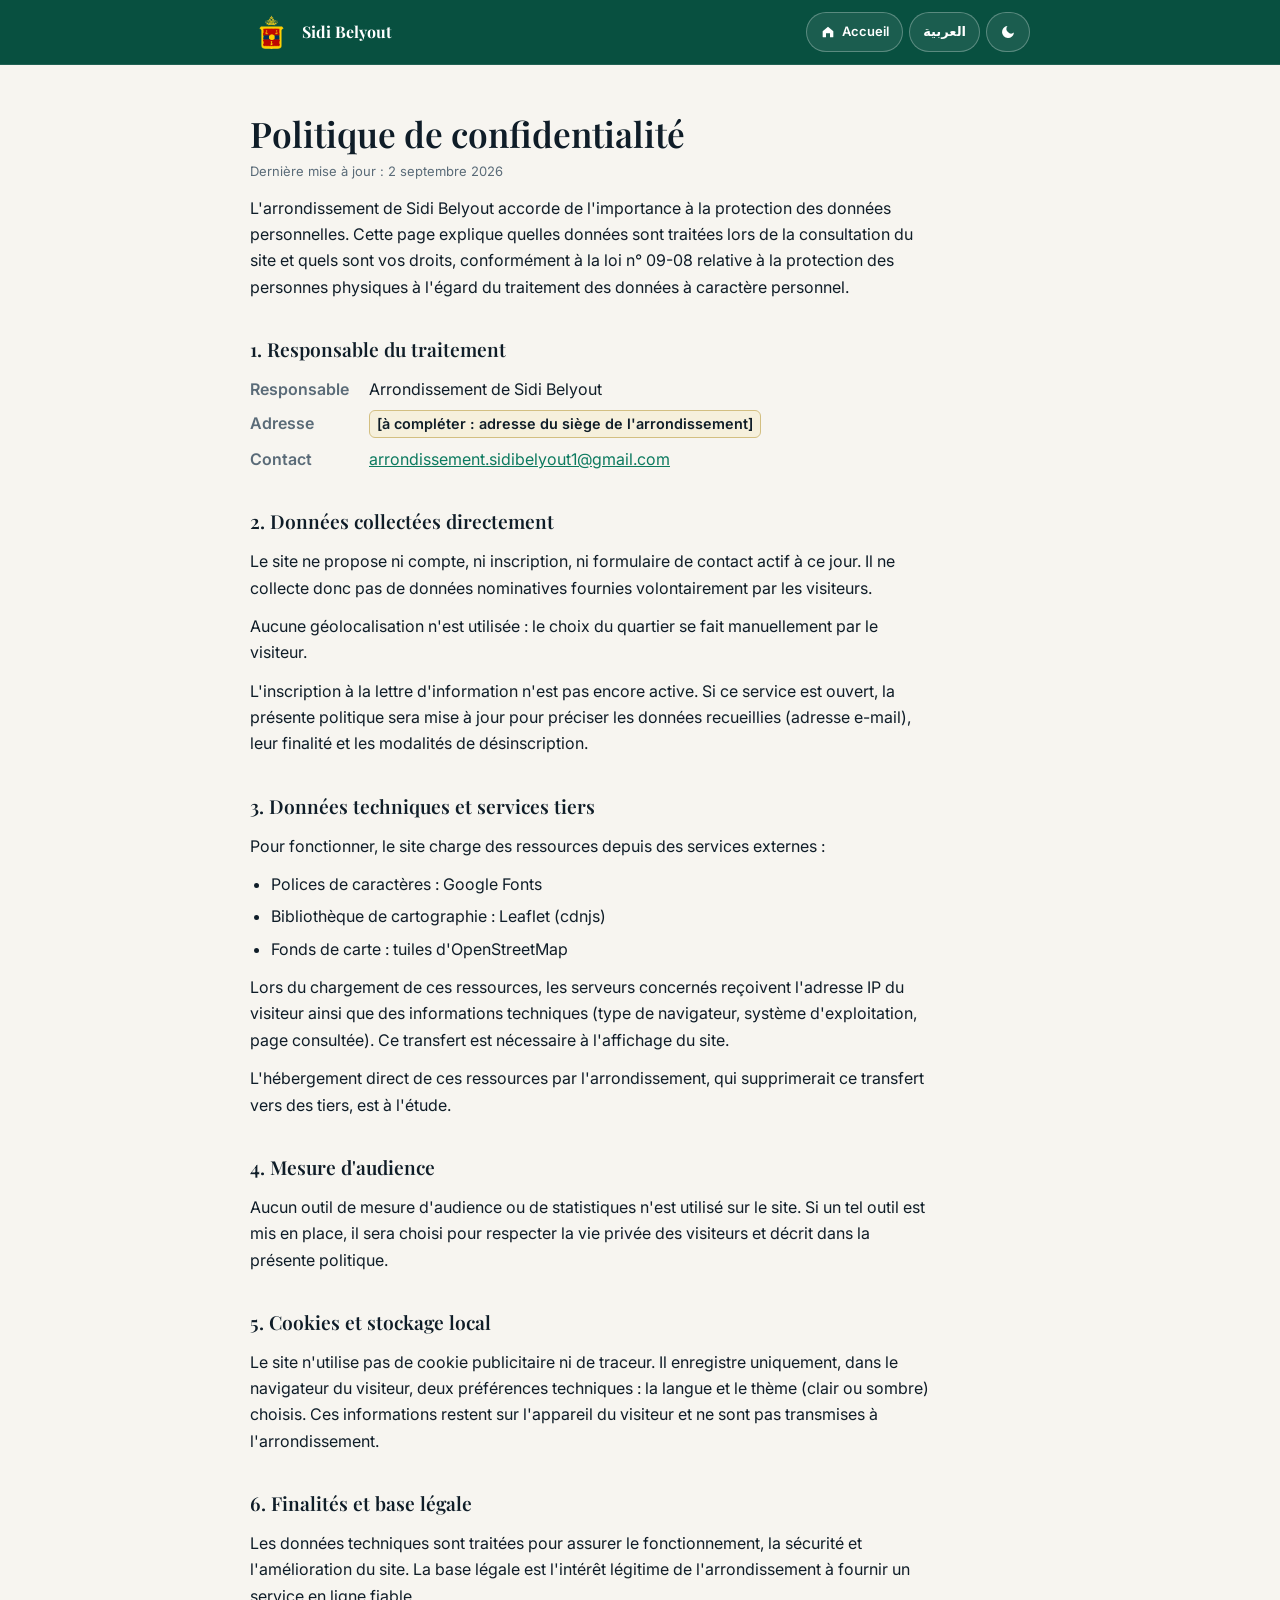
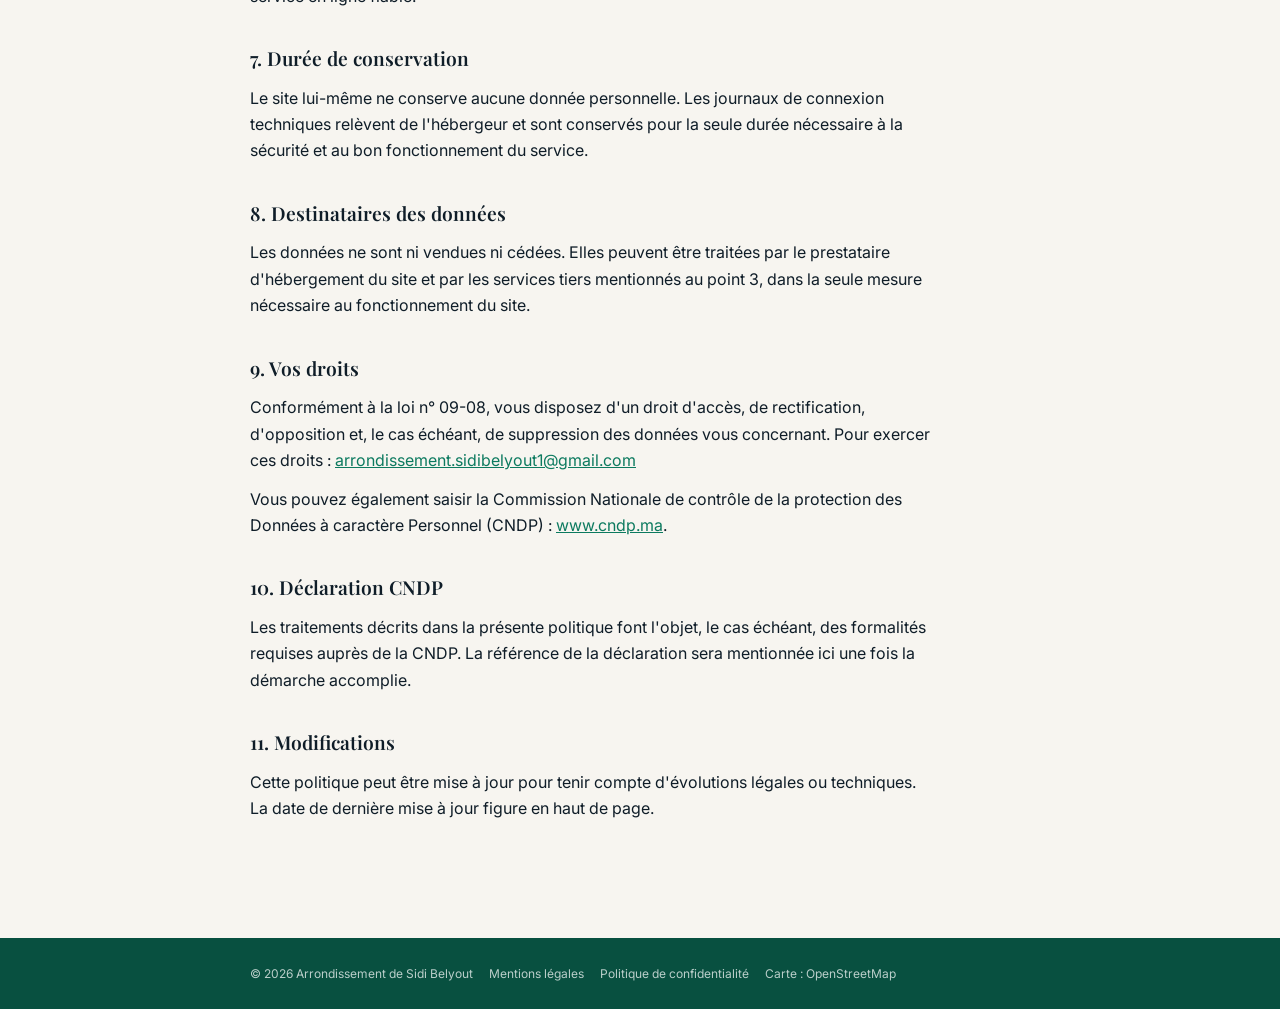
<file: demo-sidi-belyout/confidentialite.html>
<!DOCTYPE html>
<html lang="fr" dir="ltr" data-theme="light">
<head>
<meta charset="utf-8">
<meta name="viewport" content="width=device-width, initial-scale=1">
<title>Politique de confidentialité - Sidi Belyout</title>
<meta name="description" content="Politique de confidentialité du portail de l'arrondissement de Sidi Belyout, Casablanca. Traitement des données et loi 09-08.">
<link rel="icon" type="image/png" sizes="32x32" href="assets/favicon-32.png">
<link rel="icon" type="image/png" sizes="512x512" href="assets/favicon.png">
<link rel="apple-touch-icon" href="assets/favicon-180.png">

<script>
/* Applique le thème et la langue mémorisés avant le premier rendu. */
(function(){
  try{
    var theme = localStorage.getItem("sb-theme");
    if (theme !== "dark" && theme !== "light"){
      theme = window.matchMedia("(prefers-color-scheme: dark)").matches ? "dark" : "light";
    }
    document.documentElement.dataset.theme = theme;
    if (localStorage.getItem("sb-lang") === "ar"){
      document.documentElement.lang = "ar";
      document.documentElement.dir = "rtl";
    }
  }catch(e){}
})();
</script>

<link rel="preconnect" href="https://fonts.googleapis.com">
<link rel="preconnect" href="https://fonts.gstatic.com" crossorigin>
<link href="https://fonts.googleapis.com/css2?family=Playfair+Display:wght@500;600&family=Inter:wght@400;500;600;700&family=Noto+Naskh+Arabic:wght@500;600;700&family=IBM+Plex+Sans+Arabic:wght@400;500;600;700&display=swap" rel="stylesheet">
<link rel="stylesheet" href="assets/legal.css">
</head>

<body>

<header class="lhead">
  <div class="wrap lhead__in">
    <a class="lbrand" href="index.html">
      <img src="assets/logo-sidi-belyout.png" alt="Arrondissement de Sidi Belyout" width="1000" height="790">
      <b id="brandLbl">Sidi Belyout</b>
    </a>
    <nav class="lnav" aria-label="Navigation">
      <a class="lbtn" href="index.html">
        <svg viewBox="0 0 24 24" aria-hidden="true"><path d="M4 11 12 4l8 7v8a1 1 0 0 1-1 1h-4v-6H9v6H5a1 1 0 0 1-1-1Z"/></svg>
        <span id="homeLbl">Accueil</span>
      </a>
      <button class="lbtn" id="langBtn" type="button">العربية</button>
      <button class="lbtn" id="themeBtn" type="button" aria-label="Mode sombre">
        <svg id="themeIco" viewBox="0 0 24 24" aria-hidden="true"><path d="M21 12.8A9 9 0 1 1 11.2 3a7 7 0 0 0 9.8 9.8z"/></svg>
      </button>
    </nav>
  </div>
</header>

<!-- ════════ FRANÇAIS ════════ -->
<main class="wrap legal" data-fr>
  <h1>Politique de confidentialité</h1>
  <p class="legal__updated">Dernière mise à jour : 2 septembre 2026</p>
  <p class="legal__intro">L'arrondissement de Sidi Belyout accorde de l'importance à la protection des données personnelles. Cette page explique quelles données sont traitées lors de la consultation du site et quels sont vos droits, conformément à la loi n° 09-08 relative à la protection des personnes physiques à l'égard du traitement des données à caractère personnel.</p>

  <section>
    <h2>1. Responsable du traitement</h2>
    <dl>
      <dt>Responsable</dt><dd>Arrondissement de Sidi Belyout</dd>
      <dt>Adresse</dt><dd><span class="todo">[à compléter : adresse du siège de l'arrondissement]</span></dd>
      <dt>Contact</dt><dd><a href="mailto:arrondissement.sidibelyout1@gmail.com" class="ltr">arrondissement.sidibelyout1@gmail.com</a></dd>
    </dl>
  </section>

  <section>
    <h2>2. Données collectées directement</h2>
    <p>Le site ne propose ni compte, ni inscription, ni formulaire de contact actif à ce jour. Il ne collecte donc pas de données nominatives fournies volontairement par les visiteurs.</p>
    <p>Aucune géolocalisation n'est utilisée : le choix du quartier se fait manuellement par le visiteur.</p>
    <p>L'inscription à la lettre d'information n'est pas encore active. Si ce service est ouvert, la présente politique sera mise à jour pour préciser les données recueillies (adresse e-mail), leur finalité et les modalités de désinscription.</p>
  </section>

  <section>
    <h2>3. Données techniques et services tiers</h2>
    <p>Pour fonctionner, le site charge des ressources depuis des services externes :</p>
    <ul>
      <li>Polices de caractères : Google Fonts</li>
      <li>Bibliothèque de cartographie : Leaflet (cdnjs)</li>
      <li>Fonds de carte : tuiles d'OpenStreetMap</li>
    </ul>
    <p>Lors du chargement de ces ressources, les serveurs concernés reçoivent l'adresse IP du visiteur ainsi que des informations techniques (type de navigateur, système d'exploitation, page consultée). Ce transfert est nécessaire à l'affichage du site.</p>
    <p>L'hébergement direct de ces ressources par l'arrondissement, qui supprimerait ce transfert vers des tiers, est à l'étude.</p>
  </section>

  <section>
    <h2>4. Mesure d'audience</h2>
    <p>Aucun outil de mesure d'audience ou de statistiques n'est utilisé sur le site. Si un tel outil est mis en place, il sera choisi pour respecter la vie privée des visiteurs et décrit dans la présente politique.</p>
  </section>

  <section>
    <h2>5. Cookies et stockage local</h2>
    <p>Le site n'utilise pas de cookie publicitaire ni de traceur. Il enregistre uniquement, dans le navigateur du visiteur, deux préférences techniques : la langue et le thème (clair ou sombre) choisis. Ces informations restent sur l'appareil du visiteur et ne sont pas transmises à l'arrondissement.</p>
  </section>

  <section>
    <h2>6. Finalités et base légale</h2>
    <p>Les données techniques sont traitées pour assurer le fonctionnement, la sécurité et l'amélioration du site. La base légale est l'intérêt légitime de l'arrondissement à fournir un service en ligne fiable.</p>
  </section>

  <section>
    <h2>7. Durée de conservation</h2>
    <p>Le site lui-même ne conserve aucune donnée personnelle. Les journaux de connexion techniques relèvent de l'hébergeur et sont conservés pour la seule durée nécessaire à la sécurité et au bon fonctionnement du service.</p>
  </section>

  <section>
    <h2>8. Destinataires des données</h2>
    <p>Les données ne sont ni vendues ni cédées. Elles peuvent être traitées par le prestataire d'hébergement du site et par les services tiers mentionnés au point 3, dans la seule mesure nécessaire au fonctionnement du site.</p>
  </section>

  <section>
    <h2>9. Vos droits</h2>
    <p>Conformément à la loi n° 09-08, vous disposez d'un droit d'accès, de rectification, d'opposition et, le cas échéant, de suppression des données vous concernant. Pour exercer ces droits : <a href="mailto:arrondissement.sidibelyout1@gmail.com" class="ltr">arrondissement.sidibelyout1@gmail.com</a></p>
    <p>Vous pouvez également saisir la Commission Nationale de contrôle de la protection des Données à caractère Personnel (CNDP) : <a href="https://www.cndp.ma" target="_blank" rel="noopener">www.cndp.ma</a>.</p>
  </section>

  <section>
    <h2>10. Déclaration CNDP</h2>
    <p>Les traitements décrits dans la présente politique font l'objet, le cas échéant, des formalités requises auprès de la CNDP. La référence de la déclaration sera mentionnée ici une fois la démarche accomplie.</p>
  </section>

  <section>
    <h2>11. Modifications</h2>
    <p>Cette politique peut être mise à jour pour tenir compte d'évolutions légales ou techniques. La date de dernière mise à jour figure en haut de page.</p>
  </section>
</main>

<!-- ════════ العربية ════════ -->
<main class="wrap legal" data-ar dir="rtl" hidden>
  <h1>سياسة الخصوصية</h1>
  <p class="legal__updated">آخر تحديث: 2 شتنبر 2026</p>
  <p class="legal__intro">تولي مقاطعة سيدي بليوط أهمية لحماية المعطيات الشخصية. تشرح هذه الصفحة المعطيات التي تُعالَج عند تصفح الموقع وما هي حقوقكم، طبقاً للقانون رقم 09-08 المتعلق بحماية الأشخاص الذاتيين تجاه معالجة المعطيات ذات الطابع الشخصي.</p>

  <section>
    <h2>1. المسؤول عن المعالجة</h2>
    <dl>
      <dt>المسؤول</dt><dd>مقاطعة سيدي بليوط</dd>
      <dt>العنوان</dt><dd><span class="todo">[للاستكمال: عنوان مقر المقاطعة]</span></dd>
      <dt>الاتصال</dt><dd><a href="mailto:arrondissement.sidibelyout1@gmail.com" class="ltr">arrondissement.sidibelyout1@gmail.com</a></dd>
    </dl>
  </section>

  <section>
    <h2>2. المعطيات المجموعة مباشرة</h2>
    <p>لا يتضمن الموقع حساباً ولا تسجيلاً ولا استمارة اتصال مُفعّلة حتى الآن. وبالتالي فهو لا يجمع معطيات اسمية يقدمها الزوار طواعية.</p>
    <p>لا يُستعمل أي تحديد للموقع الجغرافي: يتم اختيار الحي يدوياً من طرف الزائر.</p>
    <p>الاشتراك في النشرة الإخبارية غير مفعّل بعد. عند فتح هذه الخدمة، ستُحدَّث هذه السياسة لتوضيح المعطيات المجموعة (عنوان البريد الإلكتروني)، والغاية منها، وكيفية إلغاء الاشتراك.</p>
  </section>

  <section>
    <h2>3. المعطيات التقنية والخدمات الخارجية</h2>
    <p>لكي يشتغل الموقع، يُحمّل موارد من خدمات خارجية:</p>
    <ul>
      <li>الخطوط: Google Fonts</li>
      <li>مكتبة الخرائط: Leaflet (cdnjs)</li>
      <li>خلفيات الخريطة: بلاطات OpenStreetMap</li>
    </ul>
    <p>عند تحميل هذه الموارد، تتلقى الخوادم المعنية عنوان IP الخاص بالزائر إضافة إلى معلومات تقنية (نوع المتصفح، نظام التشغيل، الصفحة المُتصفَّحة). هذا النقل ضروري لعرض الموقع.</p>
    <p>الاستضافة المباشرة لهذه الموارد من طرف المقاطعة، التي من شأنها إلغاء هذا النقل نحو أطراف خارجية، قيد الدراسة.</p>
  </section>

  <section>
    <h2>4. قياس الجمهور</h2>
    <p>لا تُستعمل أي أداة لقياس الجمهور أو الإحصائيات على الموقع. وفي حال اعتماد أداة من هذا القبيل، ستُختار بما يحترم خصوصية الزوار وستُوصف في هذه السياسة.</p>
  </section>

  <section>
    <h2>5. ملفات تعريف الارتباط والتخزين المحلي</h2>
    <p>لا يستعمل الموقع أي ملف تعريف ارتباط إشهاري ولا أداة تتبع. يسجل فقط، في متصفح الزائر، تفضيلين تقنيين: اللغة والوضع (فاتح أو داكن) المختارَين. تبقى هذه المعلومات على جهاز الزائر ولا تُرسل إلى المقاطعة.</p>
  </section>

  <section>
    <h2>6. الغايات والأساس القانوني</h2>
    <p>تُعالَج المعطيات التقنية لضمان اشتغال الموقع وأمنه وتحسينه. الأساس القانوني هو المصلحة المشروعة للمقاطعة في تقديم خدمة رقمية موثوقة.</p>
  </section>

  <section>
    <h2>7. مدة الحفظ</h2>
    <p>لا يحتفظ الموقع في حد ذاته بأي معطى شخصي. سجلات الاتصال التقنية تعود إلى مُستضيف الموقع وتُحفظ للمدة اللازمة فقط لأمن الخدمة وحسن اشتغالها.</p>
  </section>

  <section>
    <h2>8. المرسل إليهم</h2>
    <p>لا تُباع المعطيات ولا يُتنازل عنها. يمكن أن يعالجها مُستضيف الموقع والخدمات الخارجية المذكورة في النقطة 3، في حدود ما هو ضروري لاشتغال الموقع فقط.</p>
  </section>

  <section>
    <h2>9. حقوقكم</h2>
    <p>طبقاً للقانون رقم 09-08، لكم الحق في الولوج إلى معطياتكم وتصحيحها والتعرض عليها، وعند الاقتضاء حذفها. لممارسة هذه الحقوق: <a href="mailto:arrondissement.sidibelyout1@gmail.com" class="ltr">arrondissement.sidibelyout1@gmail.com</a></p>
    <p>يمكنكم أيضاً اللجوء إلى اللجنة الوطنية لمراقبة حماية المعطيات ذات الطابع الشخصي (CNDP): <a href="https://www.cndp.ma" target="_blank" rel="noopener">www.cndp.ma</a>.</p>
  </section>

  <section>
    <h2>10. التصريح لدى CNDP</h2>
    <p>تخضع المعالجات المبيّنة في هذه السياسة، عند الاقتضاء، للإجراءات المطلوبة لدى CNDP. سيُذكر مرجع التصريح هنا بمجرد إنجاز هذه المسطرة.</p>
  </section>

  <section>
    <h2>11. التعديلات</h2>
    <p>يمكن تحديث هذه السياسة لمراعاة المستجدات القانونية أو التقنية. يرد تاريخ آخر تحديث أعلى الصفحة.</p>
  </section>
</main>

<footer class="lfoot">
  <div class="wrap lfoot__bar">
    <span id="footCopy">© 2026 Arrondissement de Sidi Belyout</span>
    <a href="mentions-legales.html" id="footMentions">Mentions légales</a>
    <a href="confidentialite.html" id="footConfid">Politique de confidentialité</a>
    <span id="footMap">Carte : OpenStreetMap</span>
  </div>
</footer>

<script src="assets/legal.js"></script>
</body>
</html>
</file>
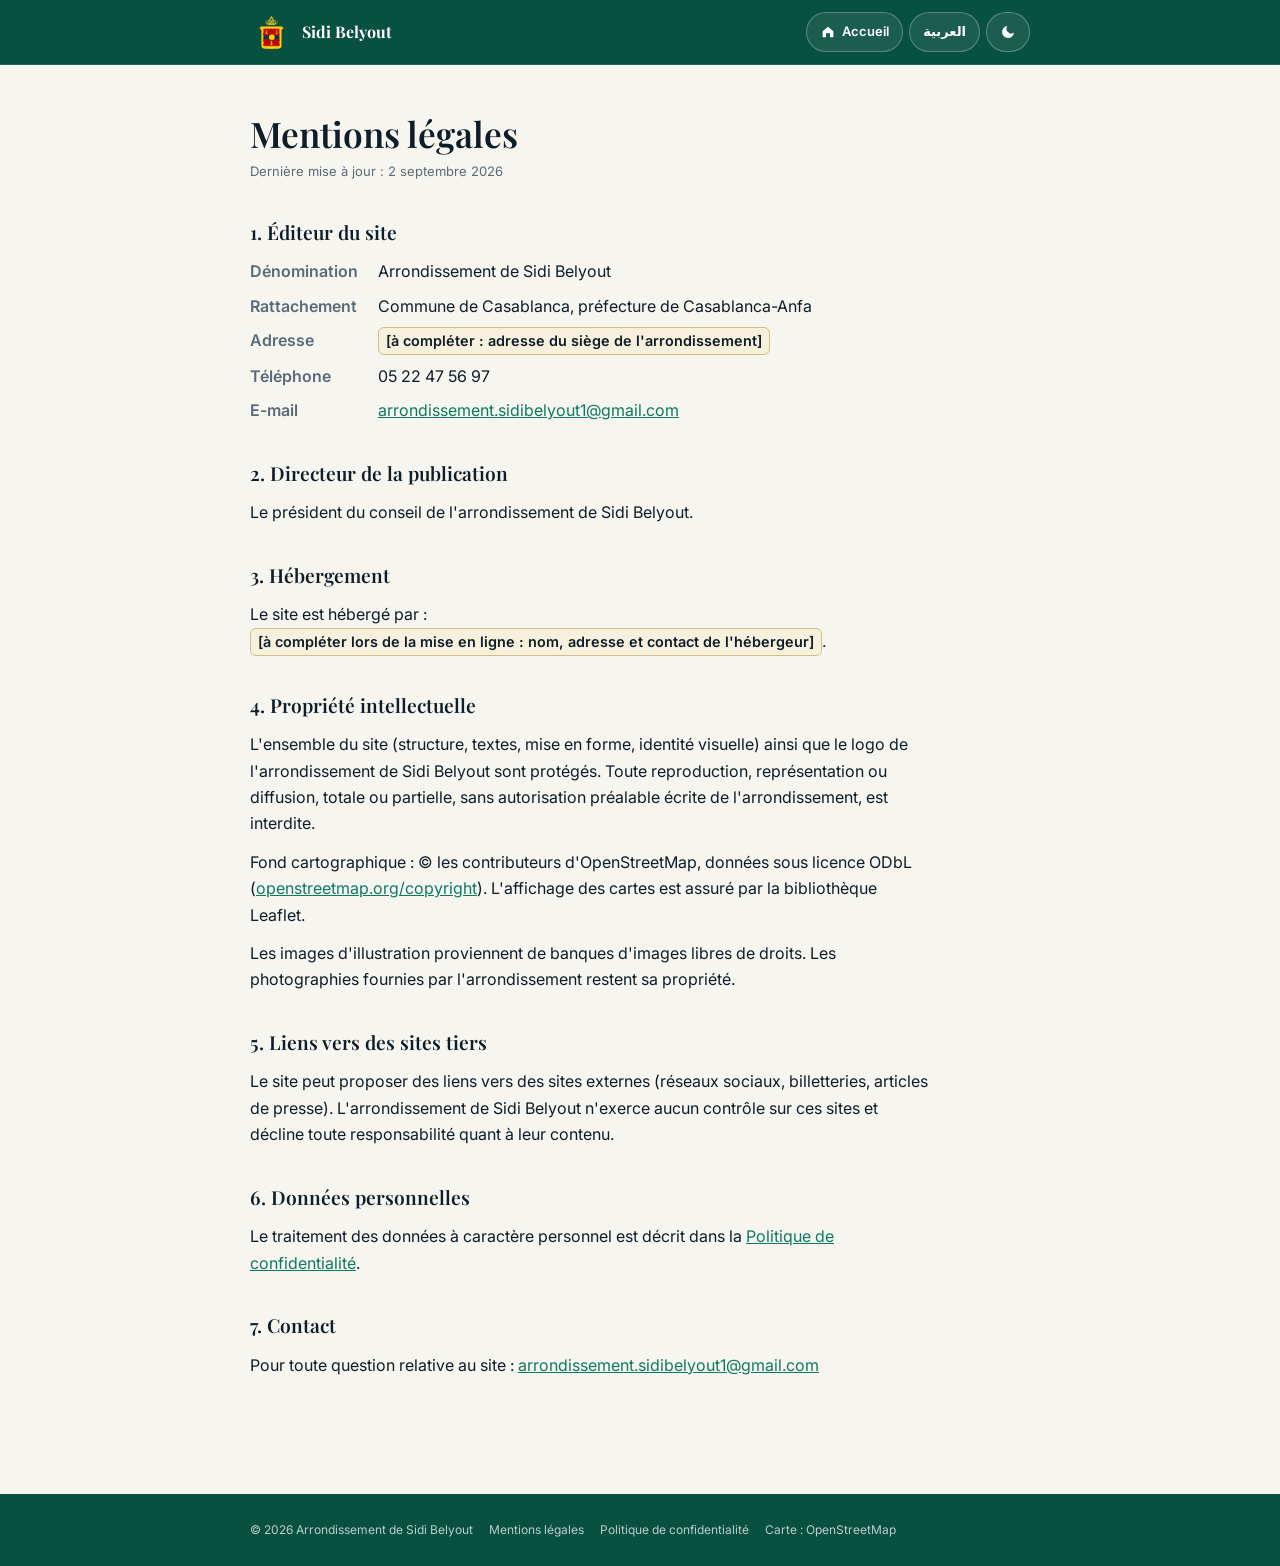
<file: demo-sidi-belyout/mentions-legales.html>
<!DOCTYPE html>
<html lang="fr" dir="ltr" data-theme="light">
<head>
<meta charset="utf-8">
<meta name="viewport" content="width=device-width, initial-scale=1">
<title>Mentions légales - Sidi Belyout</title>
<meta name="description" content="Mentions légales du portail de l'arrondissement de Sidi Belyout, Casablanca.">
<link rel="icon" type="image/png" sizes="32x32" href="assets/favicon-32.png">
<link rel="icon" type="image/png" sizes="512x512" href="assets/favicon.png">
<link rel="apple-touch-icon" href="assets/favicon-180.png">

<script>
/* Applique le thème et la langue mémorisés avant le premier rendu. */
(function(){
  try{
    var theme = localStorage.getItem("sb-theme");
    if (theme !== "dark" && theme !== "light"){
      theme = window.matchMedia("(prefers-color-scheme: dark)").matches ? "dark" : "light";
    }
    document.documentElement.dataset.theme = theme;
    if (localStorage.getItem("sb-lang") === "ar"){
      document.documentElement.lang = "ar";
      document.documentElement.dir = "rtl";
    }
  }catch(e){}
})();
</script>

<link rel="preconnect" href="https://fonts.googleapis.com">
<link rel="preconnect" href="https://fonts.gstatic.com" crossorigin>
<link href="https://fonts.googleapis.com/css2?family=Playfair+Display:wght@500;600&family=Inter:wght@400;500;600;700&family=Noto+Naskh+Arabic:wght@500;600;700&family=IBM+Plex+Sans+Arabic:wght@400;500;600;700&display=swap" rel="stylesheet">
<link rel="stylesheet" href="assets/legal.css">
</head>

<body>

<header class="lhead">
  <div class="wrap lhead__in">
    <a class="lbrand" href="index.html">
      <img src="assets/logo-sidi-belyout.png" alt="Arrondissement de Sidi Belyout" width="1000" height="790">
      <b id="brandLbl">Sidi Belyout</b>
    </a>
    <nav class="lnav" aria-label="Navigation">
      <a class="lbtn" href="index.html">
        <svg viewBox="0 0 24 24" aria-hidden="true"><path d="M4 11 12 4l8 7v8a1 1 0 0 1-1 1h-4v-6H9v6H5a1 1 0 0 1-1-1Z"/></svg>
        <span id="homeLbl">Accueil</span>
      </a>
      <button class="lbtn" id="langBtn" type="button">العربية</button>
      <button class="lbtn" id="themeBtn" type="button" aria-label="Mode sombre">
        <svg id="themeIco" viewBox="0 0 24 24" aria-hidden="true"><path d="M21 12.8A9 9 0 1 1 11.2 3a7 7 0 0 0 9.8 9.8z"/></svg>
      </button>
    </nav>
  </div>
</header>

<!-- ════════ FRANÇAIS ════════ -->
<main class="wrap legal" data-fr>
  <h1>Mentions légales</h1>
  <p class="legal__updated">Dernière mise à jour : 2 septembre 2026</p>

  <section>
    <h2>1. Éditeur du site</h2>
    <dl>
      <dt>Dénomination</dt><dd>Arrondissement de Sidi Belyout</dd>
      <dt>Rattachement</dt><dd>Commune de Casablanca, préfecture de Casablanca-Anfa</dd>
      <dt>Adresse</dt><dd><span class="todo">[à compléter : adresse du siège de l'arrondissement]</span></dd>
      <dt>Téléphone</dt><dd><span class="ltr">05 22 47 56 97</span></dd>
      <dt>E-mail</dt><dd><a href="mailto:arrondissement.sidibelyout1@gmail.com" class="ltr">arrondissement.sidibelyout1@gmail.com</a></dd>
    </dl>
  </section>

  <section>
    <h2>2. Directeur de la publication</h2>
    <p>Le président du conseil de l'arrondissement de Sidi Belyout.</p>
  </section>

  <section>
    <h2>3. Hébergement</h2>
    <p>Le site est hébergé par : <span class="todo">[à compléter lors de la mise en ligne : nom, adresse et contact de l'hébergeur]</span>.</p>
  </section>

  <section>
    <h2>4. Propriété intellectuelle</h2>
    <p>L'ensemble du site (structure, textes, mise en forme, identité visuelle) ainsi que le logo de l'arrondissement de Sidi Belyout sont protégés. Toute reproduction, représentation ou diffusion, totale ou partielle, sans autorisation préalable écrite de l'arrondissement, est interdite.</p>
    <p>Fond cartographique : © les contributeurs d'OpenStreetMap, données sous licence ODbL (<a href="https://www.openstreetmap.org/copyright" target="_blank" rel="noopener">openstreetmap.org/copyright</a>). L'affichage des cartes est assuré par la bibliothèque Leaflet.</p>
    <p>Les images d'illustration proviennent de banques d'images libres de droits. Les photographies fournies par l'arrondissement restent sa propriété.</p>
  </section>

  <section>
    <h2>5. Liens vers des sites tiers</h2>
    <p>Le site peut proposer des liens vers des sites externes (réseaux sociaux, billetteries, articles de presse). L'arrondissement de Sidi Belyout n'exerce aucun contrôle sur ces sites et décline toute responsabilité quant à leur contenu.</p>
  </section>

  <section>
    <h2>6. Données personnelles</h2>
    <p>Le traitement des données à caractère personnel est décrit dans la <a href="confidentialite.html">Politique de confidentialité</a>.</p>
  </section>

  <section>
    <h2>7. Contact</h2>
    <p>Pour toute question relative au site : <a href="mailto:arrondissement.sidibelyout1@gmail.com" class="ltr">arrondissement.sidibelyout1@gmail.com</a></p>
  </section>
</main>

<!-- ════════ العربية ════════ -->
<main class="wrap legal" data-ar dir="rtl" hidden>
  <h1>الإشعار القانوني</h1>
  <p class="legal__updated">آخر تحديث: 2 شتنبر 2026</p>

  <section>
    <h2>1. ناشر الموقع</h2>
    <dl>
      <dt>التسمية</dt><dd>مقاطعة سيدي بليوط</dd>
      <dt>الارتباط</dt><dd>جماعة الدار البيضاء، عمالة الدار البيضاء أنفا</dd>
      <dt>العنوان</dt><dd><span class="todo">[للاستكمال: عنوان مقر المقاطعة]</span></dd>
      <dt>الهاتف</dt><dd><span class="ltr">05 22 47 56 97</span></dd>
      <dt>البريد الإلكتروني</dt><dd><a href="mailto:arrondissement.sidibelyout1@gmail.com" class="ltr">arrondissement.sidibelyout1@gmail.com</a></dd>
    </dl>
  </section>

  <section>
    <h2>2. مدير النشر</h2>
    <p>رئيس مجلس مقاطعة سيدي بليوط.</p>
  </section>

  <section>
    <h2>3. الاستضافة</h2>
    <p>تتم استضافة الموقع لدى: <span class="todo">[للاستكمال عند النشر: اسم وعنوان واتصال مُستضيف الموقع]</span>.</p>
  </section>

  <section>
    <h2>4. الملكية الفكرية</h2>
    <p>الموقع بكامله (البنية، النصوص، التنسيق، الهوية البصرية) وكذا شعار مقاطعة سيدي بليوط محمية. يُمنع كل نسخ أو تمثيل أو نشر، كلي أو جزئي، دون إذن كتابي مسبق من المقاطعة.</p>
    <p>الخلفية الخرائطية: © المساهمون في OpenStreetMap، المعطيات مرخّصة وفق رخصة ODbL (<a href="https://www.openstreetmap.org/copyright" target="_blank" rel="noopener">openstreetmap.org/copyright</a>). يتم عرض الخرائط بواسطة مكتبة Leaflet.</p>
    <p>الصور التوضيحية مأخوذة من بنوك صور حرة الحقوق. الصور المقدَّمة من المقاطعة تبقى ملكاً لها.</p>
  </section>

  <section>
    <h2>5. الروابط نحو مواقع خارجية</h2>
    <p>قد يتضمن الموقع روابط نحو مواقع خارجية (شبكات اجتماعية، شبابيك التذاكر، مقالات صحفية). لا تمارس مقاطعة سيدي بليوط أي رقابة على هذه المواقع وتخلي مسؤوليتها عن محتواها.</p>
  </section>

  <section>
    <h2>6. المعطيات الشخصية</h2>
    <p>تتم معالجة المعطيات ذات الطابع الشخصي وفق ما هو مبيّن في <a href="confidentialite.html">سياسة الخصوصية</a>.</p>
  </section>

  <section>
    <h2>7. الاتصال</h2>
    <p>لكل استفسار متعلق بالموقع: <a href="mailto:arrondissement.sidibelyout1@gmail.com" class="ltr">arrondissement.sidibelyout1@gmail.com</a></p>
  </section>
</main>

<footer class="lfoot">
  <div class="wrap lfoot__bar">
    <span id="footCopy">© 2026 Arrondissement de Sidi Belyout</span>
    <a href="mentions-legales.html" id="footMentions">Mentions légales</a>
    <a href="confidentialite.html" id="footConfid">Politique de confidentialité</a>
    <span id="footMap">Carte : OpenStreetMap</span>
  </div>
</footer>

<script src="assets/legal.js"></script>
</body>
</html>
</file>
<file: demo-sidi-belyout/assets/legal.css>
/* ═══════════════════════════════════════════════════════════
   legal.css - feuille de style des pages légales
   (mentions-legales.html, confidentialite.html)
   Reprend les jetons de design du portail, en version allégée.
   ═══════════════════════════════════════════════════════════ */
:root{
  --navy:#0C7A5F;
  --navy-deep:#085040;
  --gold:#C9A227;
  --cream:#F7F5F0;
  --ink:#0F1D28;
  --gray:#5A6B78;

  --bg:var(--cream);
  --bg-raise:#FFFFFF;
  --fg:var(--ink);
  --fg-soft:var(--gray);
  --line:#DCD6CA;

  --wrap:820px;
  --r:12px;
  --tap:44px;

  --font-display:'Playfair Display', Georgia, serif;
  --font-body:'Inter', system-ui, sans-serif;
  --lh:1.65;
}

html[lang="ar"]{
  --font-display:'Noto Naskh Arabic', serif;
  --font-body:'IBM Plex Sans Arabic', system-ui, sans-serif;
  --lh:1.9;
}

html[data-theme="dark"]{
  --bg:#041A2B;
  --bg-raise:#0F3850;
  --fg:#EAF1F5;
  --fg-soft:#93A9BC;
  --line:#1A4560;
}

*,*::before,*::after{box-sizing:border-box}

body{
  margin:0;
  font-family:var(--font-body);
  line-height:var(--lh);
  color:var(--fg);
  background:var(--bg);
  -webkit-font-smoothing:antialiased;
}

[hidden]{display:none!important}
img{max-width:100%; display:block}
a{color:var(--navy)}
html[data-theme="dark"] a{color:var(--gold)}

:focus-visible{
  outline:3px solid var(--navy);
  outline-offset:3px;
  border-radius:4px;
}

@media (prefers-reduced-motion:reduce){
  *,*::before,*::after{transition-duration:.01ms!important; animation-duration:.01ms!important}
}

.wrap{width:100%; max-width:var(--wrap); margin-inline:auto; padding-inline:20px}

/* chiffres et adresses techniques : toujours latins et LTR, même en arabe */
.ltr{direction:ltr; unicode-bidi:embed; font-family:'Inter', system-ui, sans-serif}

/* ── En-tête ───────────────────────────────────────────── */
.lhead{
  background-color:var(--navy-deep);
  color:#fff;
  border-block-end:1px solid rgba(255,255,255,.1);
}
.lhead__in{display:flex; align-items:center; gap:14px; min-block-size:64px}
.lbrand{
  display:flex; align-items:center; gap:9px;
  text-decoration:none; color:#fff;
  margin-inline-end:auto; min-inline-size:0;
}
.lbrand img{block-size:34px; inline-size:auto; display:block; flex:0 0 auto}
.lbrand b{font-family:var(--font-display); font-size:16px; font-weight:700; white-space:nowrap}
.lnav{display:flex; gap:6px; align-items:center; flex:0 0 auto}
.lbtn{
  display:inline-flex; align-items:center; justify-content:center; gap:6px;
  min-block-size:40px; padding-inline:13px;
  border:1px solid rgba(255,255,255,.28); border-radius:999px;
  background:rgba(255,255,255,.08); color:#fff;
  font:inherit; font-size:13px; font-weight:600; text-decoration:none;
  cursor:pointer;
  transition:border-color .18s, background-color .18s;
}
.lbtn:hover{border-color:rgba(255,255,255,.55); background:rgba(255,255,255,.14)}
.lbtn svg{inline-size:16px; block-size:16px; fill:currentColor}
@media(max-width:520px){
  .lbrand b{font-size:14px}
  .lbtn{padding-inline:10px; font-size:12px}
}

/* ── Contenu ───────────────────────────────────────────── */
.legal{padding-block:48px 56px}
.legal h1{
  font-family:var(--font-display); font-weight:600;
  font-size:clamp(1.7rem,4vw,2.2rem); line-height:1.2;
  margin:0 0 6px;
}
.legal__updated{font-size:13px; color:var(--fg-soft); margin:0 0 8px}
.legal__intro{margin:24px 0 0; max-inline-size:68ch}
.legal section{margin-block-start:34px}
.legal h2{font-family:var(--font-display); font-weight:600; font-size:1.2rem; margin:0 0 10px}
.legal h3{font-size:1rem; font-weight:700; margin:18px 0 6px}
.legal p{margin:0 0 12px; max-inline-size:68ch}
.legal ul{margin:0 0 12px; padding-inline-start:1.3em; max-inline-size:68ch}
.legal li{margin-block-end:6px}
.legal a{overflow-wrap:anywhere}

.legal dl{
  display:grid; grid-template-columns:max-content 1fr;
  gap:8px 20px; margin:4px 0 12px; max-inline-size:68ch;
}
.legal dt{font-weight:600; color:var(--fg-soft)}
.legal dd{margin:0}
@media(max-width:520px){
  .legal dl{grid-template-columns:1fr; gap:2px}
  .legal dd{margin-block-end:8px}
}

.todo{
  display:inline-block;
  background:color-mix(in srgb, var(--gold) 16%, var(--bg-raise));
  border:1px solid color-mix(in srgb, var(--gold) 45%, var(--line));
  border-radius:6px; padding:1px 7px;
  font-size:.9em; font-weight:600; color:var(--ink);
}
html[data-theme="dark"] .todo{color:var(--gold)}

/* ── Pied de page ──────────────────────────────────────── */
.lfoot{
  background-color:var(--navy-deep);
  color:rgba(255,255,255,.8);
  padding-block:26px;
  margin-block-start:48px;
}
.lfoot__bar{
  display:flex; flex-wrap:wrap; gap:8px 16px;
  font-size:12px; color:rgba(255,255,255,.72);
}
.lfoot__bar a{color:inherit; text-decoration:none}
.lfoot__bar a:hover{text-decoration:underline; color:#fff}
</file>
